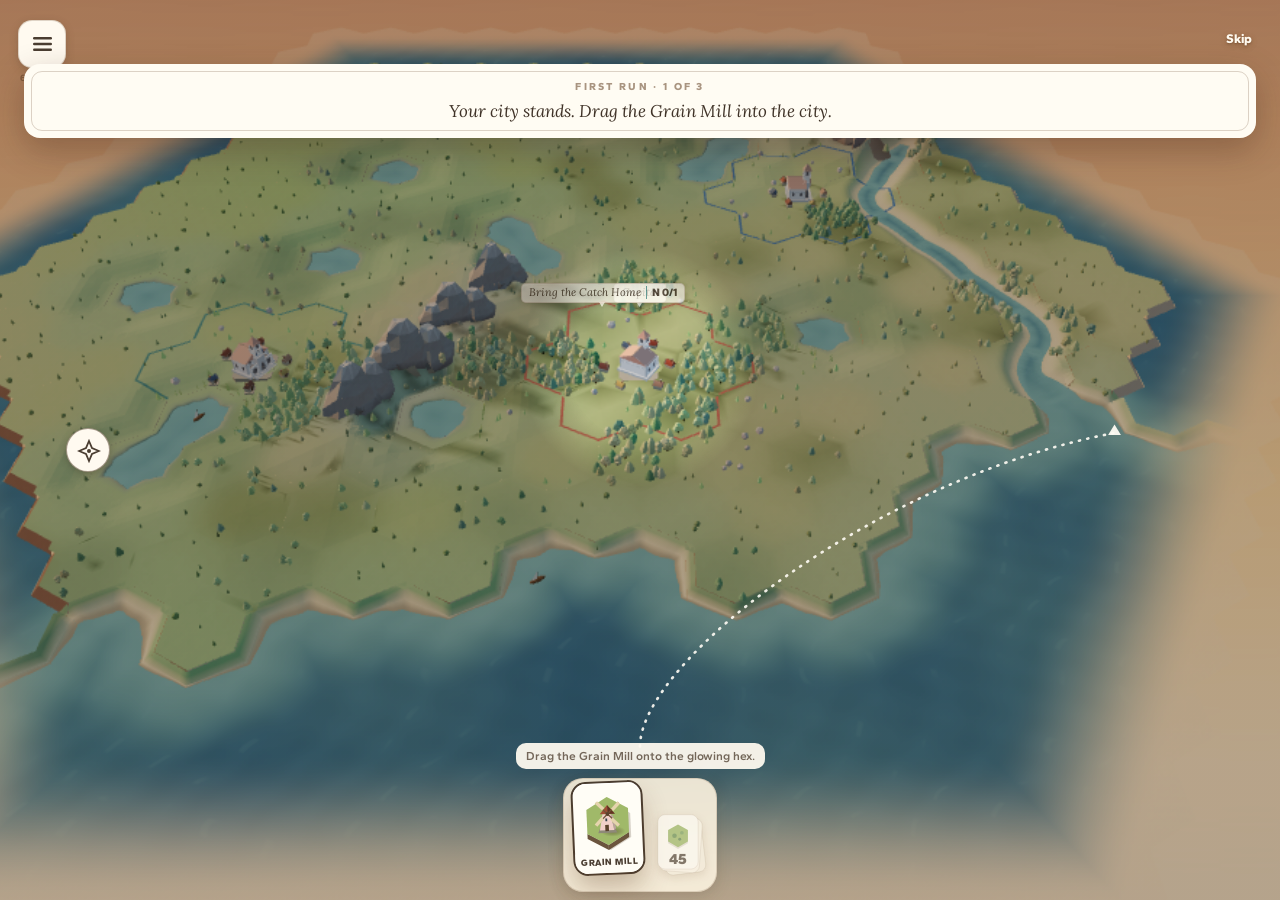
<file: index.html>
<!doctype html>
<html lang="en">
  <head>
    <meta charset="UTF-8" />
    <meta name="viewport" content="width=device-width, initial-scale=1.0, maximum-scale=1.0, user-scalable=no, viewport-fit=cover" />
    <title>Last Card</title>
    <meta name="description" content="A shrinking deck on a living board. One thumb. The last card saves the realm." />
    <!-- Install identity for the web build (public/manifest.webmanifest,
         public/icons/). Relative paths on purpose: the same dist serves a
         domain root and the GitHub Pages /last-card-play/ subpath (#397).
         The offline shell itself is src/ui/pwa.ts + the generated sw.js;
         the native Capacitor shell never registers it. -->
    <link rel="manifest" href="./manifest.webmanifest">
    <link rel="icon" type="image/svg+xml" href="./icons/icon.svg">
    <link rel="icon" type="image/png" sizes="192x192" href="./icons/icon-192.png">
    <link rel="apple-touch-icon" href="./icons/apple-touch-icon.png">
    <meta name="theme-color" content="#f9e8cf">
    <meta name="mobile-web-app-capable" content="yes">
    <meta name="apple-mobile-web-app-capable" content="yes">
    <meta name="apple-mobile-web-app-title" content="Last Card">
    <!-- black-translucent: the page already lays out under the notch and
         home indicator (viewport-fit=cover, env(safe-area-inset-*) in every
         fixed rule), so the standalone window gets the same full-height canvas. -->
    <meta name="apple-mobile-web-app-status-bar-style" content="black-translucent">
    <!-- #216: the faces are self-hosted (src/ui/fonts.css + src/ui/fonts/,
         font-display: swap). A cross-origin stylesheet here was render-blocking:
         with no network, first paint and the module script behind it waited for
         the request to fail (white for 5-15 s, the #212 airplane-mode frames).
         Fonts must never gate first paint — this sheet is same-origin and its
         faces swap in over the system fallback stack below. -->
    <!-- #354: the two Lora faces the placards are set in (the summary line's
         italic and its bold figures). A face is only fetched when text first
         lays out in it, and the end-of-run placard is that first text — so the
         redraw that measured it (main.ts insets(), the placard's band) saw a
         placard 7 px shorter than its settled height, and the board's mask
         ended 7 px under it. Preloaded, the faces land during the module graph's
         own seconds and the placard is measured at its final size on the first
         paint; main.ts re-measures once on document.fonts.ready in case they
         did not. Fonts still never gate first paint (#216). -->
    <link rel="preload" as="font" type="font/woff2" crossorigin href="./assets/lora-latin-italic-DBI-iqMr.woff2">
    <link rel="preload" as="font" type="font/woff2" crossorigin href="./assets/lora-latin-BiLcIKcI.woff2">
    <style>
      :root {
        --bg: #f9e8cf;
        --ink: #3f3227;
        --chip: #ffffff;
      }
      * { margin: 0; box-sizing: border-box; -webkit-tap-highlight-color: transparent; }
      html, body { height: 100%; width: 100%; overscroll-behavior: none; }
      body {
        margin: 0;
        background: transparent;
        color: var(--ink);
        font-family: 'Gantari', 'Avenir Next', system-ui, sans-serif;
        overflow: hidden;
        user-select: none;
        touch-action: manipulation;
        -webkit-font-smoothing: antialiased;
      }
      #app { position: relative; height: 100%; width: 100%; overflow: hidden; user-select: none; }
      #app, #app button, #app svg, #skills *, #hand *, #deck * {
        -webkit-user-select: none; user-select: none; -webkit-touch-callout: none;
      }
      #app textarea { -webkit-user-select: text; user-select: text; }
      #app.sky-noon { background: linear-gradient(178deg, #f9e8cf 0%, #f2dcbe 48%, #eccfab 100%); }
      #app.sky-dusk { background: linear-gradient(178deg, #e8b793 0%, #dd9d84 42%, #c97f79 100%); }
      /* #174: the industrial age's noon — same sky, smoke in it */
      #app.sky-era2 { background: linear-gradient(178deg, #ede0c4 0%, #dbc79f 48%, #c6af85 100%); }
      
      /* touch-action: none — the board's own drag IS the pan (CIT-8) */
      #board {
        position: absolute; inset: 0; width: 100%; height: 100%; display: block;
        touch-action: none;
        user-select: none;
        -webkit-user-select: none;
        -webkit-touch-callout: none;
      }
      #board text { font-family: 'Gantari', 'Avenir Next', system-ui, sans-serif; user-select: none; pointer-events: none; }

      /* #59: WebKit cannot composite an animated SVG child in isolation — any
         `animation: … infinite` inside #board invalidates and repaints the
         WHOLE board svg on every tick (measured: idle CPU 98–128% with only
         3–6 such nodes, vs. 0.2–0.4% with none; confirmed a single infinitely
         animated node alone still costs ~28% on this Mac, regardless of
         `will-change`). The card's own boundary allows this: "static art is
         acceptable, deleted art is not" — smoke, the legal ghost pulse and the
         tier-up glow keep their shapes and colors, they just stop being the
         thing that keeps the board's core busy at rest. */
      .smoke { opacity: 0.75; }

      .legal-pulse { opacity: 0.62; }

      /* #355 — ONE VOICE AT REST (compare #19: "the wharf HUD competes with a
         board that has no focal point"). The at-rest frame has one primary,
         the hand's playable card; every other piece of furniture sits a
         register down until it is the thing being decided, and comes back up
         on its own moment: the menu on press, the skill circle when a verb is
         armed, the deck when it can be bought from, the teaching lines when
         they answer an action, the quest badges when a quest is tapped. The
         register is a stylesheet fact keyed on a state main.ts already owns
         (`#skills.armed`, `#app.quest-focus`, `#cardhint.quiet`) — nothing
         is rebuilt per frame and no DOM is added. Measured by
         tests/hud_register.test.ts: mean |L - band| per element on x2 frames,
         loud at >= 40. */

      /* A visible, thumb-sized menu surface over the world. */
      #menu, .hexbtn {
        position: absolute; top: calc(20px + env(safe-area-inset-top)); left: calc(18px + env(safe-area-inset-left)); width: 48px; height: 48px; border: 0; padding: 0; cursor: pointer;
        background: #fffaf0;
        border: 1px solid rgba(97,62,32,.2); border-radius: 14px;
        box-shadow: 0 3px 10px rgba(50,35,20,.2);
        z-index: 5;
      }
      #menu .hexface, .hexbtn .hexface {
        display: flex; width: 100%; height: 100%; align-items: center; justify-content: center;
        border-radius: inherit;
        background: rgba(255,252,244,0);
        transition: background-color 160ms ease-out;
      }
      #menu svg, .hexbtn svg { width: 19px; height: 14px; display: block; }
      #menu rect, .hexbtn rect { fill: #4a3d31; transition: fill 160ms ease-out; }
      #menu:focus-visible { outline: 3px solid #4a3d31; outline-offset: 3px; }
      #menu:active, .hexbtn:active { transform: scale(0.95); }
      #menu:active .hexface, #menu:focus-visible .hexface { background: rgba(255,252,244,.95); }
      #menu:active rect, #menu:focus-visible rect { fill: #4a3d31; }
      @media (hover: hover) {
        #menu:hover .hexface { background: rgba(255,252,244,.95); }
        #menu:hover rect { fill: #4a3d31; }
      }

      /* Build Stamp */
      #stamp, .stamp {
        position: absolute; top: calc(72px + env(safe-area-inset-top)); left: calc(20px + env(safe-area-inset-left));
        font-size: 9.5px; font-weight: 700; font-family: 'Gantari', monospace;
        color: rgba(97,62,32,.5); pointer-events: none;
        letter-spacing: 0.3px;
      }
      #app.sky-dusk #stamp { color: rgba(255,250,240,.6); }

      /* #164: the FPS meter — exists only while the toggle is on */
      #fps {
        position: absolute; top: calc(84px + env(safe-area-inset-top)); left: calc(20px + env(safe-area-inset-left));
        font-size: 9.5px; font-weight: 700; font-family: 'Gantari', monospace;
        color: rgba(97,62,32,.55); pointer-events: none;
        font-variant-numeric: tabular-nums;
      }
      #app.sky-dusk #fps { color: rgba(255,250,240,.6); }

      /* #164/#197: the settings debug area */
      .debug-area {
        margin-top: 6px;
        padding: 6px 8px;
        border-radius: 8px;
        background: rgba(97, 62, 32, 0.06);
        font-family: ui-monospace, monospace;
        font-size: 10px;
        color: rgba(97, 62, 32, 0.65);
        text-align: center;
      }
      .diagnostic-fallback { width:100%; min-height:112px; margin-top:8px; resize:vertical; font:11px/1.35 monospace; }

      /* HUD */
      #hud, .hud {
        position: absolute; top: calc(20px + env(safe-area-inset-top)); right: calc(18px + env(safe-area-inset-right));
        display: flex; flex-direction: column; align-items: flex-end;
        pointer-events: none;
        z-index: 5;
      }
      #hud {
        padding: 9px 12px; border-radius: 15px;
        background: rgba(255,250,240,.96);
        border: 1px solid rgba(97,62,32,.16);
        box-shadow: 0 3px 10px rgba(50,35,20,.18);
      }
      #hud #ledger { background: none; border: 0; padding: 0; box-shadow: none; }
      #score, .score {
        font-size: 38px; font-weight: 900; line-height: 1; letter-spacing: -.02em;
        color: #3f3227;
        text-shadow: 0 1px 0 rgba(255,250,240,.4), 0 5px 16px rgba(97,62,32,.18);
        font-variant-numeric: tabular-nums;
      }
      /* #205 (reopened): the next-card track's home is the sheet — full width
         on the sheet card, label above the bar. */
      #reward { display: flex; flex-direction: column; align-items: stretch; gap: 5px; }
      #rewardbar, .rewardbar {
        width: 100%; height: 4px; border-radius: 2px;
        background: rgba(74,58,41,.25); overflow: hidden;
      }
      #rewardfill, .rewardbar i {
        display: block; height: 100%; width: 0%;
        background: #3f3227; border-radius: 2px;
      }
      #rewardfill.settled { transition: width 200ms ease-out; }
      #rewardlabel, .rewardlabel {
        font-size: 10px; font-weight: 800; letter-spacing: .03em;
        /* #216: pinned line-height — see .realm-flow-header. */
        line-height: 13px;
        color: #4a3d31;
      }
      #ledger, .ledgertag {
        display: flex; align-items: center; gap: 4px;
        margin-top: 4px; background: rgba(255,252,243,.92);
        border: 1.5px solid transparent; border-radius: 8px;
        padding: 2.5px 7px; box-shadow: 0 2px 6px rgba(97,62,32,.14);
        font-variant-numeric: tabular-nums;
      }
      #ledgericon, .coin {
        width: 13px; height: 13px; border-radius: 50%;
        background: radial-gradient(circle at 34% 30%, #f2d489, #d9a13f 58%, #a8752a);
        box-shadow: 0 1px 2px rgba(97,62,32,.4), inset 0 0 0 1.5px rgba(122,84,26,.55);
        flex: none; display: block;
      }
      #ledger { flex-wrap: wrap; max-width: 160px; }
      #ledgerbal, .ledgertag .bal { font-size: 15px; font-weight: 900; color: #3f3227; }
      #ledgernet, .ledgertag .net { font-size: 12px; font-weight: 900; color: #3f7a4e; }
      #ledgerwarn {
        display: none;
        flex-basis: 100%;
        font-size: 10px; font-weight: 700; font-style: italic;
        line-height: 1.25; color: #a8402c;
        padding-top: 2px;
      }
      #ledger.debt #ledgerwarn, #ledger.starved #ledgerwarn { display: block; }
      #ledger.falling #ledgernet { color: #b3543f; }
      #creditrunway {
        display: none; align-items: center; gap: 4px;
        min-width: 0; color: #a8402c;
      }
      #ledger.debt #creditrunway { display: flex; }
      #creditfraction {
        min-width: 31px; font-size: 10px; font-weight: 900; line-height: 13px;
        text-align: right; color: #a8402c; white-space: nowrap;
      }
      #credittrack {
        display: block; width: var(--credit-width, 7px); height: 7px;
        overflow: hidden; border: 1px solid rgba(168,64,44,.72); border-radius: 4px;
        background: repeating-linear-gradient(
          90deg,
          rgba(168,64,44,.09) 0,
          rgba(168,64,44,.09) calc(var(--credit-step, 7px) - 1px),
          rgba(168,64,44,.42) calc(var(--credit-step, 7px) - 1px),
          rgba(168,64,44,.42) var(--credit-step, 7px)
        );
        box-sizing: border-box;
      }
      #creditfill {
        display: block; height: 100%; width: 100%; transform-origin: left center;
        transform: scaleX(var(--credit-ratio, 1)); background: #d9a13f;
      }
      /* #61: `animation: alarmpulse … infinite` used to animate box-shadow
         itself — not a compositable property, so WebKit repainted the pill's
         shadow region every frame for as long as the player stayed in debt
         or locked (measured 32% all-WebKit CPU at rest on ?scenario=decay,
         vs 0.05% with a healthy ledger). A same-cost opacity pulse on a
         pseudo-element was tried and measured cheap but non-zero (~2%, and
         noisy up to ~3.4% on this rig) — the card's own boundary prefers
         "costs nothing" over "costs a little", and explicitly allows static
         alarm styling, so the glow is just static now. Red border, red
         numbers: still unmistakably in alarm, just not animated. */
      #ledger.pinned, #ledger.debt {
        background: rgba(255,246,238,.96);
        border-color: #b3543f;
        box-shadow: 0 2px 14px rgba(179,84,63,.55);
      }
      #ledger.pinned #ledgerbal, #ledger.pinned #ledgernet,
      #ledger.debt #ledgerbal, #ledger.debt #ledgernet {
        color: #a8402c;
      }
      @keyframes ledger-tick {
        0%   { transform: scale(1); }
        30%  { transform: scale(1.18); box-shadow: 0 4px 14px rgba(217,161,63,.55); }
        100% { transform: scale(1); }
      }
      #ledger.tick { animation: ledger-tick 520ms ease-out; }

      /* #257 — THE SKILL CIRCLE (the owner's ruling, 31 Aug 2026), replacing
         #231's left rail. The ruling: "on left side in a Quadrat [in C&C3]. We
         want the Same in a Circle left Side mid, no bar which Highlights them",
         and from the card, "Left Bar is blocking Sight."

         The BAR was the sight-blocker, not the buttons. So: the same verbs, the
         same contract, arranged on a CIRCLE at the board's left edge at mid
         height, as BARE round icons over the board — no rail, no panel, no
         reserved column. The container paints nothing and takes no pointer
         events; the board shows through around and between the icons and a tap
         in the gap reaches the map, which is the point of removing the rail.
         Geometry (the ring's radius, the slot angles) is main.ts's, beside the
         roster it lays out — this file styles one icon, not the arrangement. */
      #skills {
        position: absolute; left: 0; top: 0; bottom: 0; width: 100%;
        display: none; pointer-events: none; z-index: 5;
      }
      #skills.live { display: block; }
      #skills.placing-card { display: none; }
      #skills, #skills button { touch-action: none; }
      #skills .skill-hub {
        position: absolute; width: 44px; height: 44px; border-radius: 50%;
        border: 1px solid rgba(90,72,52,.55); background: #fffaf0; color: #4a3d31;
        box-shadow: 0 2px 7px rgba(45,32,20,.25); pointer-events: auto;
        display: grid; place-items: center; padding: 10px; cursor: pointer;
      }
      #skills .skill-hub svg { width: 24px; height: 24px; }
      #skills .skill-hub .cancel { display: none; font-size: 22px; line-height: 1; }
      #skills.choosing .skill-hub svg { display: none; }
      #skills.choosing .skill-hub .cancel { display: block; }
      /* One skill: a round face with its own frame, the way a C&C3 support
         power carries its own. That frame is the ICON's, not a bar behind the
         group — over grass or water the disc is what keeps the silhouette
         readable at x1 (roles/ui-developer.md's minimum step). */
      #skills .skill {
        position: absolute; appearance: none; padding: 0; cursor: pointer;
        width: 52px; height: 52px; border-radius: 50%;
        pointer-events: none;
        background: rgba(255,252,243,.94);
        border: 2px solid rgba(90,72,52,.55);
        box-shadow: 0 2px 7px rgba(45,32,20,.35);
        /* #355: the circle's at-rest register. Geometry (#257) and the
           cooldown count (#314) are untouched; only the weight moves. */
        opacity: 0; visibility: hidden;
        transform: translate(var(--yield-x, 0px), var(--yield-y, 0px)) scale(.36);
        transform-origin: 50% 50%;
        transition: transform 180ms cubic-bezier(0.77, 0, 0.175, 1), opacity 160ms ease-out;
      }
      #skills.choosing .skill, #skills:focus-within .skill {
        transform: translate(0, 0) scale(1);
        opacity: .85; visibility: visible; pointer-events: auto;
      }
      #skills .skill.hovered { opacity: 1; border-color: #2f2519; box-shadow: 0 0 0 3px #ffe7b4, 0 3px 10px rgba(45,32,20,.4); }
      #skills.armed .skill-hub { border: 2px solid #2f2519; box-shadow: 0 0 0 3px #ffe7b4; }
      #skills .skill:active { transform: scale(0.94); }
      /* The verb being decided — and, while any verb is armed, the whole
         circle, so the prices can be compared (`#skills.armed` is main.ts's). */
      #skills.armed .skill:not(.spent), #skills .skill:active, #skills .skill:focus-visible { opacity: 1; }
      @media (hover: hover) { #skills .skill:hover:not(.spent) { opacity: 1; } }
      /* The face is clipped into the disc; the price chip rides the rim OUTSIDE
         it, so the clip lives on a child rather than on the button. */
      #skills .skill .disc {
        position: absolute; inset: 0; border-radius: 50%; overflow: hidden;
        pointer-events: none;
      }
      #skills .skill .disc .face { display: block; width: 100%; height: 100%; }
      /* The price on the icon's face, C&C3's way: a coin chip on the rim.
         #355: at rest the chip is the disc's own cream with the ink stepped
         down — the number is still there to read, it just stops shouting;
         the dark chip (the full register) is what an armed circle wears. */
      #skills .skill .skill-price {
        position: absolute; right: -3px; bottom: -3px;
        min-width: 19px; height: 19px; padding: 0 3px; box-sizing: border-box;
        border-radius: 10px;
        background: rgba(255,252,243,.94); color: rgba(63,50,39,.82);
        border: 1px solid rgba(90,72,52,.4);
        display: flex; align-items: center; justify-content: center; gap: 2px;
        font-size: 11px; font-weight: 900; line-height: 1;
        font-variant-numeric: tabular-nums;
        box-shadow: 0 1px 2px rgba(30,20,12,.25);
        pointer-events: none;
        transition: background-color 160ms ease-out, color 160ms ease-out, border-color 160ms ease-out;
      }
      #skills.armed .skill .skill-price, #skills .skill:active .skill-price, #skills .skill:focus-visible .skill-price {
        background: #3f3227; color: #ffe9b8; border-color: #3f3227;
        box-shadow: 0 1px 3px rgba(30,20,12,.5);
      }
      @media (hover: hover) {
        #skills .skill:hover .skill-price {
          background: #3f3227; color: #ffe9b8; border-color: #3f3227;
          box-shadow: 0 1px 3px rgba(30,20,12,.5);
        }
      }
      #skills .skill .skill-price .coin { width: 9px; height: 9px; }
      /* The armed verb wears the selected card's outline, as the rail's did. */
      #skills .skill.armed { border-color: #2f2519; box-shadow: 0 0 0 3px rgba(255,236,190,.85), 0 2px 8px rgba(45,32,20,.45); }
      /* Spent / unaffordable: greys like the unplayable draft card, and still
         answers a tap with its reason (#231's contract, unchanged). */
      #skills .skill.spent { opacity: 0.45; filter: grayscale(35%); cursor: not-allowed; }
      #skills .skill.spent:active { transform: none; }
      /* #314 — remaining turns live IN the disc, quest-chip language (cream
         pill, Gantari 900, ink #3f3227). Core owns the number
         (`actionCooldownRemaining`); this only paints it. Opacity/filter on
         .spent would fade the count, so cooling restores the button and greys
         the FACE instead — unavailable before the tap, count still glanceable
         at x1 (22px in a 52px disc). */
      #skills .skill.cooling {
        opacity: .7;
        filter: none;
        cursor: not-allowed;
        border-color: rgba(90,72,52,.38);
      }
      #skills .skill.cooling .disc {
        opacity: 0.4;
        filter: grayscale(85%);
      }
      /* #303 — the verb coming OFF cooldown: the disc un-greys and the price
         chip returns, once, on the paint where main.ts sees cooling → ready
         (`.ready` is gated on that transition; a rebuild inside the window
         resumes via --ready-delay rather than replaying). Opacity and
         transform only; the grayscale simply drops with the .cooling class. */
      @keyframes skill-ready-disc {
        from { opacity: 0.4; }
        to   { opacity: 1; }
      }
      @keyframes skill-ready-chip {
        from { opacity: 0; transform: translateY(4px); }
        to   { opacity: 1; transform: translateY(0); }
      }
      #skills .skill.ready .disc {
        animation: skill-ready-disc 200ms cubic-bezier(0.23, 1, 0.32, 1) both;
        animation-delay: var(--ready-delay, 0ms);
      }
      #skills .skill.ready .skill-price {
        animation: skill-ready-chip 200ms cubic-bezier(0.23, 1, 0.32, 1) both;
        animation-delay: var(--ready-delay, 0ms);
      }
      #skills .skill .skill-count {
        position: absolute; left: 50%; top: 50%;
        transform: translate(-50%, -50%);
        min-width: 28px; height: 28px; padding: 0 5px;
        border-radius: 8px;
        background: rgba(255,253,246,0.96);
        color: #3f3227;
        border: 0.9px solid rgba(97,62,32,0.22);
        box-shadow: 0 1px 0 rgba(60,40,20,0.18);
        display: flex; align-items: center; justify-content: center;
        font-family: 'Gantari', sans-serif;
        font-size: 22px; font-weight: 900; line-height: 1;
        font-variant-numeric: tabular-nums;
        pointer-events: none;
      }
      /* #370 — ONE PLACARD PER SETTLEMENT, IN THE HUD'S OWN PAPER.
         The painter (painter3d.ts `settlementPlacard`) inlines the projection
         and nothing else; everything the eye reads is here, so the board's one
         piece of writing is set in the same register as the end-of-run placard
         below — the same cream (#fffcf3, carried at the register's own alpha),
         the hairline brown frame, ink #3f3227, Lora italic. It hangs off its
         anchor (`translate(-50%,-100%)`), so the point
         the painter projects is the card's bottom edge and the stem below it
         points back down at the landmark; the hex centre stays clear.
         WHICH placards stand at rest is here too: `data-rest` (the capital and
         the quest anchors) shows always, every other settlement waits for a
         held card, a pressed hex or a hovering mouse — `#app.placards-open`,
         main.ts's one owner of that moment. `visibility` rather than `display`
         so every card keeps its box and main.ts's collision pass can place them
         all at the settled frame, before any of them is asked for. */
      #board3d-labels .placard3d {
        position: absolute;
        transform: translate(-50%, -100%);
        display: flex; align-items: baseline; gap: 5px;
        padding: 2px 7px 3px;
        border-radius: 5px;
        background: rgba(255, 252, 243, 0.88);
        border: 0.9px solid rgba(97, 62, 32, 0.22);
        box-shadow: 0 2px 6px rgba(60, 40, 20, 0.2);
        white-space: nowrap;
        pointer-events: none;
        visibility: hidden;
        opacity: 0;
        transition: opacity 140ms ease-out;
      }
      #board3d-labels { z-index: 1; }
      #board3d-labels .placard3d[data-quest-id] {
        pointer-events: auto; touch-action: none; cursor: pointer;
        -webkit-user-select: none; user-select: none; -webkit-touch-callout: none;
      }
      #board3d-labels .placard3d[data-quest-id]:focus-visible { outline: 2px solid #4a3d31; outline-offset: 3px; }
      /* the stem back down to the landmark the card names */
      #board3d-labels .placard3d::after {
        content: ''; position: absolute; left: calc(50% + var(--stem-dx, 0px)); top: 100%;
        margin-left: -3.5px;
        border-left: 3.5px solid transparent;
        border-right: 3.5px solid transparent;
        border-top: 5px solid rgba(255, 252, 243, 0.88);
      }
      #board3d-labels .placard3d.has-leader::before {
        content: ''; position: absolute;
        left: calc(50% + var(--stem-dx)); top: 100%;
        width: var(--leader-length); height: 1px;
        background: rgba(97, 62, 32, .55);
        transform-origin: 0 0; transform: rotate(var(--leader-angle));
      }
      #board3d-labels .placard3d.has-leader::after {
        left: calc(50% + var(--anchor-dx)); top: calc(100% + var(--anchor-dy));
        width: 3px; height: 3px; margin: -1.5px; border: 0; border-radius: 50%;
        background: rgba(97, 62, 32, .7);
      }
      /* #355's register, moved up to the card that now carries the quest pill:
         a free-standing pill was the unit before, the placard is the unit now,
         and a mark on the landscape stands a step down until the player asks
         for it — by tapping its quest (`#app.quest-focus`) or by any of the
         three asks in `#app.placards-open`. */
      #board3d-labels .placard3d[data-rest] { visibility: visible; opacity: .82; }
      #app.quest-focus #board3d-labels .placard3d[data-rest] { opacity: 1; }
      #app.placards-open #board3d-labels .placard3d { visibility: visible; opacity: 1; }
      #board3d-labels .placard3d[data-offscreen] { display: none; }
      #board3d-labels .placard3d .tile-label3d {
        font-family: 'Lora', Georgia, serif; font-style: italic;
        font-size: 11px; line-height: 13px; color: #3f3227;
      }
      #board3d-labels .placard3d .quest-badge3d {
        font-size: 11px; line-height: 13px; font-weight: 800;
        font-variant-numeric: tabular-nums; color: #3f3227;
        padding-left: 5px;
        border-left: 1px solid var(--quest-ink, rgba(97, 62, 32, 0.3));
      }
      #board3d-labels .placard3d .supply-badge3d {
        font-size: 11px; line-height: 13px; font-weight: 700;
        color: #805125; padding-left: 5px;
        border-left: 1px solid rgba(128, 81, 37, .35);
      }
      @media (prefers-reduced-motion: reduce) {
        #board3d-labels .placard3d { transition: none; }
      }

      /* #216: an inline-block icon inside the text span rode the strut's
         baseline, which is font-metric dependent — the row changed height when
         the face swapped in. As a flex item it leaves the line box entirely. */
      .flow-kind-row .kind-name { display: inline-flex; align-items: center; }
      .flow-kind-row .res-icon { width: 14px; height: 14px; display: block; flex: none; margin-right: 4px; }
      .flow-kind-row .coin { margin-right: 4px; }

      /* The cream HUD variant died with #205's reopen: it existed only to keep
         the reward track legible over the dusk sky, and the track's home is
         the sheet now. */

      /* Deck Stack */
      #deck, .deckstack {
        position: absolute; right: calc(10px + env(safe-area-inset-right)); bottom: calc(16px + env(safe-area-inset-bottom)); width: 64px; height: 88px;
        pointer-events: none; z-index: 7;
        filter: drop-shadow(0 3px 5px rgba(97,62,32,.22));
        display: flex;
        /* #355: a count, not a decision — until it can be bought from. */
        opacity: .62;
        transition: opacity 160ms ease-out;
      }
      #carddock #deck {
        position: relative; inset: auto; width: 56px; height: 84px; flex: none;
      }
      #deck.buyable {
        pointer-events: auto;
        cursor: pointer;
        opacity: 1;
      }
      #deck svg, .deckstack svg { width: 100%; height: 100%; overflow: visible; display: block; }
      @keyframes deck-tick {
        0%   { transform: scale(1); }
        30%  { transform: scale(1.2); }
        100% { transform: scale(1); }
      }
      #deck.tick { animation: deck-tick 480ms ease-out; }

      /* #470: deployment state, not HUD chrome. It remains fixed while the
         tray yields and clears the phone's home-indicator safe area. */
      #build-update {
        position: absolute;
        left: calc(14px + env(safe-area-inset-left));
        right: calc(14px + env(safe-area-inset-right));
        bottom: calc(126px + env(safe-area-inset-bottom));
        z-index: 24;
        display: none;
        align-items: center;
        justify-content: space-between;
        gap: 12px;
        max-width: 430px;
        margin: 0 auto;
        padding: 10px 10px 10px 14px;
        border: 1px solid rgba(255, 252, 243, .48);
        border-radius: 14px;
        background: #3f3227;
        color: #fffaf0;
        box-shadow: 0 8px 24px rgba(38, 25, 17, .3);
        pointer-events: auto;
      }
      #build-update.visible { display: flex; }
      #build-update-message { font-size: 13px; line-height: 1.25; font-weight: 750; }
      #build-update-reload {
        appearance: none; border: 0; border-radius: 10px; min-width: 88px;
        min-height: 44px; padding: 0 15px; cursor: pointer;
        background: #fffaf0; color: #3f3227; font: 800 14px 'Gantari', sans-serif;
      }

      @keyframes card-earn {
        0%   { transform: translateY(0) scale(1); }
        30%  { transform: translateY(-10px) scale(1.08); }
        100% { transform: translateY(0) scale(1); }
      }
      .card.earned { animation: card-earn 520ms ease-out; }

      /* Tray and Hand */
      #tray, .tray {
        position: absolute; left: 0; right: 0; bottom: 0;
        padding: 10px calc(14px + env(safe-area-inset-right)) calc(20px + env(safe-area-inset-bottom)) calc(14px + env(safe-area-inset-left));
        display: flex; flex-direction: column; align-items: center; gap: 9px;
        background: transparent;
        pointer-events: none;
        z-index: 6;
        transform: translateY(var(--tray-yield, 0px));
        transition: transform 180ms cubic-bezier(0.77, 0, 0.175, 1);
      }
      #app.hud-engaged #tray { transform: translateY(0); }
      #carddock {
        display: flex; align-items: flex-end; gap: 8px; padding: 14px 10px 8px;
        pointer-events: auto;
        border-radius: 20px; background: rgba(250,240,222,.92);
        border: 1px solid rgba(97,62,32,.16);
        box-shadow: 0 4px 16px rgba(50,35,20,.16);
      }
      #hand, #burn { pointer-events: auto; }
      #cardhint, #cardnote {
        padding: 5px 10px; border-radius: 10px;
        background: rgba(255,250,240,.94);
      }
      @media (max-width: 359px) {
        #hand { gap: 6px; }
        #hand .card { width: 60px; }
        #carddock { gap: 4px; padding-inline: 7px; }
        #carddock #deck { width: 48px; }
      }
      #cardhint, #cardnote, .teach {
        font-size: 12px; line-height: 1.35; font-weight: 600; color: rgba(74,58,41,.75);
        text-align: center; max-width: 300px;
      }
      /* #355: the catalogue's teaching and the opening drag hint sit a
         register down; a line that ANSWERS something (a refused drop, a
         strike, a tapped quest, a locked draft, the coach) keeps the full
         register above. main.ts's redrawTeaching says which is which. */
      #cardhint.quiet, #cardnote.quiet {
        font-size: 11px; color: #5f4936;
      }
      #cardhint:empty, #cardnote:empty { display: none; }
      #hand, .hand { display: flex; gap: 12px; touch-action: none; align-items: flex-end; }
      .card, .slab {
        width: 68px; height: 90px; border-radius: 13px; background: #fffdf6; position: relative;
        box-shadow: 0 1px 0 rgba(255,255,255,.9) inset, 0 5px 12px rgba(97,62,32,.22), 0 0 0 1px rgba(97,62,32,.10);
        display: flex; flex-direction: column; overflow: hidden; cursor: pointer;
        touch-action: none;
        transition: transform 120ms ease-out, box-shadow 120ms ease-out;
      }
      /* #355: in the hand, the selected card is the one primary; the others
         wait a step smaller (touch box stays 64x85, over the 44 floor). */
      #hand .card:not(.selected):not(.flying) { transform: scale(0.94); transform-origin: 50% 100%; }
      .card.selected, .slab.sel {
        transform: translateY(-10px) rotate(-2.5deg);
        box-shadow: 0 1px 0 rgba(255,255,255,.9) inset, 0 14px 26px rgba(97,62,32,.32), 0 0 0 2px #4a3d31;
      }
      .card.unplayable, .slab.unplayable {
        opacity: 0.45; filter: grayscale(30%); cursor: not-allowed;
      }
      .flying-tile.illegal {
        opacity: 0.48;
        filter: grayscale(0.7) drop-shadow(0 8px 10px rgba(116, 28, 22, 0.42)) !important;
      }
      .card.lifted, .slab.lifted {
        border: 1.5px dashed rgba(74,58,41,0.35); background: rgba(255,253,246,0.35); box-sizing: border-box;
        box-shadow: none;
      }
      .card.lifted *, .slab.lifted * { display: none; }
      .card.flying {
        position: fixed; left: 0; top: 0; z-index: 10;
        pointer-events: none;
        box-shadow: 0 14px 28px rgba(50, 35, 20, 0.35);
        transform: rotate(-3deg) scale(1.05);
      }
      .card .face, .card .art, .slab .art { flex: 1; display: block; width: 100%; height: auto; }
      .card .label, .card .name, .slab .name {
        font-size: 9.3px; font-weight: 800; letter-spacing: .03em; text-transform: uppercase; color: #4a3d31;
        /* #216: pinned line-height — `normal` is font-metric dependent, so the
           label moved 1 css px when the face swapped in over the fallback. */
        line-height: 11px;
        text-align: center; padding: 3px 1px 6px; background: #fffdf6; white-space: nowrap; overflow: hidden; text-overflow: ellipsis;
      }
      .card.locked, .slab.locked {
        background: #f4ebd8;
        box-shadow: 0 1px 0 rgba(255,255,255,.9) inset, 0 2px 6px rgba(97,62,32,.18), 0 0 0 1.5px rgba(63,50,39,.5);
      }
      .card.locked .label, .card.locked .name, .slab.locked .name {
        background: #f4ebd8;
        color: #4a3d31;
        padding: 3px 1px 6px;
      }
      .locked-banner, .card-locked-header {
        position: static;
        background: #3f3227; color: #f8ecd8;
        font-size: 8px; font-weight: 800; letter-spacing: .18em;
        padding: 3px 0 2px; text-align: center; text-transform: uppercase;
      }

      /* #303 proposal 3 — decay/war lock into the draft. card-earn's mirror:
         heavier, settling downward rather than bouncing up — no overshoot,
         ease-in instead of ease-out, the "bad news lands and stays" read. */
      @keyframes card-locked-in {
        0%   { opacity: 0; transform: translateY(-8px); }
        100% { opacity: 1; transform: translateY(0); }
      }
      .card.locked-in { animation: card-locked-in 420ms ease-in; }

      /* #71: Idle Producers & Want Marks */
      #board g.tile.idle {
        opacity: 0.58;
      }
      .want-mark, .construction-stakes {
        pointer-events: none;
      }

      /* Board Gains & Animations */
      @keyframes gain-rise {
        0%   { opacity: 0; transform: translateY(6px) scale(0.9); }
        18%  { opacity: 1; transform: translateY(0) scale(1); }
        100% { opacity: 0; transform: translateY(-22px) scale(1); }
      }
      #board .gain { animation: gain-rise 900ms ease-out forwards; }

      /* #369: the same landing as the 3D painter's, in the form CSS can carry —
         an 8-unit drop on the shared ease-out over 300 of the 380 ms, then the
         1.03 overshoot leaving over the last 80. render.ts's LAND_MS,
         LAND_DROP_MS, LAND_RISE and LAND_OVERSHOOT are the owners of these
         numbers and painter.test.ts holds this rule to them. */
      @keyframes tile-land {
        0%     { transform: translateY(-8px) scale(1); opacity: 0.35;
                 animation-timing-function: cubic-bezier(0.23, 1, 0.32, 1); }
        78.94% { transform: translateY(0) scale(1); opacity: 1;
                 animation-timing-function: linear; }
        78.95% { transform: translateY(0) scale(1.03); opacity: 1;
                 animation-timing-function: cubic-bezier(0.23, 1, 0.32, 1); }
        100%   { transform: translateY(0) scale(1); opacity: 1; }
      }
      #board g.tile.land {
        transform-box: fill-box; transform-origin: center;
        animation: tile-land 380ms linear both;
      }

      @keyframes term-show {
        0%   { opacity: 0; }
        16%  { opacity: 1; }
        70%  { opacity: 1; }
        100% { opacity: 0; }
      }
      #board .term { animation: term-show 900ms ease-out forwards; }

      /* Run Menu Sheet */
      #sheet, .scrim {
        position: absolute; inset: 0; display: none; z-index: 8;
        align-items: flex-end; justify-content: center;
        padding: env(safe-area-inset-top) calc(16px + env(safe-area-inset-right)) calc(20px + env(safe-area-inset-bottom)) calc(16px + env(safe-area-inset-left));
        background: rgba(59, 42, 28, 0.38);
      }
      #sheet.open { display: flex; }
      #sheetcard, .sheet {
        width: 100%; max-width: 352px;
        background: #fffcf3; border-radius: 20px;
        padding: 12px; display: flex; flex-direction: column; gap: 8px;
        box-shadow: 0 14px 40px rgba(50, 28, 16, 0.4);
      }
      #sheetcard { max-height: 100%; overflow-y: auto; overscroll-behavior: contain; }
      #sheetcard > * { flex-shrink: 0; }
      #sheetcard button, .sheet button {
        appearance: none; border: 0; cursor: pointer; font: inherit;
        width: 100%; height: 50px; border-radius: 12px;
        font-size: 16px; font-weight: 800; font-family: 'Gantari', sans-serif;
        background: #f3e8d3; color: #3f3227;
      }
      #sheetcard #resume, #sheetcard button.primary, .sheet button.primary { background: #3f3227; color: #f8ecd8; }
      #sheetcard button:active, .sheet button:active { transform: scale(0.985); }
      #cameracontrols { display: grid; grid-template-columns: 1fr 1.25fr 1fr; gap: 6px; }
      #sheetcard #cameracontrols button { min-height: 44px; font-size: 14px; }

      /* #71: Realm Flow Readout */
      .realm-flow {
        background: #f4ebd8;
        border-radius: 14px;
        padding: 10px 12px;
        display: flex;
        flex-direction: column;
        gap: 6px;
        border: 1px solid rgba(97, 62, 32, 0.12);
      }
      .realm-flow-header {
        display: flex;
        justify-content: space-between;
        align-items: center;
        font-size: 10px;
        /* #216: pinned line-height — `normal` is font-metric dependent, so the
           row changed height when the face swapped in over the fallback. */
        line-height: 13px;
        font-weight: 800;
        letter-spacing: .12em;
        text-transform: uppercase;
        color: rgba(97, 62, 32, 0.6);
      }
      .realm-flow-status.warn {
        color: #b3543f;
      }
      .realm-flow-grid {
        display: flex;
        flex-direction: column;
        gap: 4px;
      }
      .flow-kind-row {
        display: flex;
        justify-content: space-between;
        font-size: 12px;
        /* #216: pinned line-height — `normal` is font-metric dependent, so the
           row changed height when the face swapped in over the fallback. */
        line-height: 15px;
        font-weight: 700;
        color: #3f3227;
        font-variant-numeric: tabular-nums;
      }
      .flow-kind-row.short .short-val {
        color: #b3543f;
        font-weight: 800;
      }

      /* Museum Gallery Sheet (#40) */
      #museumsheet.open { display: flex; }
      #museumcard {
        max-height: 80vh;
        padding: 16px 14px 14px;
      }
      #app.museum-open #tray, #app.museum-open #deck { visibility: hidden; }
      .museum-header {
        text-align: center;
        padding: 2px 0 8px;
        border-bottom: 1px solid rgba(97, 62, 32, 0.12);
      }
      .museum-over {
        font-size: 10px;
        font-weight: 800;
        letter-spacing: .22em;
        text-transform: uppercase;
        /* #466: the player-facing eyebrow reads at AA (about 4.9:1 on the
           sheet's cream) rather than the 3.2:1 whisper the judge measured. */
        color: rgba(97, 62, 32, 0.78);
      }
      .museum-heading {
        font-family: 'Lora', Georgia, serif;
        font-style: italic;
        font-size: 20px;
        font-weight: 700;
        color: #3f3227;
        margin-top: 2px;
      }
      .museum-list {
        display: flex;
        flex-direction: column;
        gap: 8px;
        max-height: 52vh;
        overflow-y: auto;
        padding: 6px 2px;
        -webkit-overflow-scrolling: touch;
      }
      .museum-entry {
        background: #fffdf6;
        border: 1px solid rgba(97, 62, 32, 0.14);
        border-radius: 14px;
        padding: 10px 12px;
        display: flex;
        align-items: center;
        gap: 12px;
        cursor: pointer;
        box-shadow: 0 2px 6px rgba(97, 62, 32, 0.08);
        transition: transform 120ms ease-out, box-shadow 120ms ease-out;
      }
      .museum-entry:active {
        transform: scale(0.985);
      }
      /* #175: era-correct frames — a kept realm wears its age. Era 1 keeps the
         parchment card; era 2 takes the industrial frame (soot border, khaki
         wash, steel-dark thumb) that the era-2 board itself wears (#174). */
      .museum-entry.museum-era-2 {
        background: #f3ecdc;
        border-color: rgba(74, 64, 50, 0.38);
        box-shadow: 0 2px 6px rgba(60, 52, 40, 0.16), inset 0 1px 0 rgba(255, 253, 246, 0.6);
      }
      .museum-entry.museum-era-2 .museum-thumb {
        background: linear-gradient(135deg, #c9b98e 0%, #7d7256 100%);
        box-shadow: inset 0 0 0 1px rgba(60, 52, 40, 0.3);
      }
      .museum-entry.museum-era-2 .museum-seed-line {
        color: rgba(74, 64, 50, 0.78);
      }
      .museum-thumb {
        width: 44px;
        height: 44px;
        border-radius: 10px;
        background: linear-gradient(135deg, #f2dcbe 0%, #dd9d84 100%);
        display: flex;
        align-items: center;
        justify-content: center;
        flex-shrink: 0;
        box-shadow: inset 0 0 0 1px rgba(97, 62, 32, 0.15);
      }
      .museum-thumb svg {
        width: 26px;
        height: 26px;
      }
      .museum-info {
        flex: 1;
        display: flex;
        flex-direction: column;
        gap: 2px;
        min-width: 0;
      }
      .museum-seed-line {
        font-size: 10.5px;
        font-weight: 800;
        letter-spacing: .04em;
        text-transform: uppercase;
        color: rgba(97, 62, 32, 0.78);
        display: flex;
        align-items: center;
        justify-content: space-between;
      }
      .museum-score-line {
        font-size: 14px;
        font-weight: 800;
        color: #3f3227;
        font-variant-numeric: tabular-nums;
      }
      .museum-score-line b {
        font-size: 17px;
        font-weight: 900;
      }
      .museum-ending {
        /* #175: the ending is the entry's epitaph, set like the museum's own
           heading — not a metadata whisper. */
        font-family: 'Lora', Georgia, serif;
        font-style: italic;
        font-size: 11.5px;
        font-weight: 600;
        color: rgba(63, 50, 39, 0.78);
      }
      .museum-empty {
        text-align: center;
        padding: 28px 16px;
        font-family: 'Lora', Georgia, serif;
        font-style: italic;
        font-size: 15px;
        color: rgba(74, 58, 41, 0.7);
      }

      /* Placards: End of Run, TierUp, FirstRun */
      .placard, #overcard, #tierupcard {
        pointer-events: auto; width: 100%; max-width: 342px; position: relative;
        background: #fffcf3; border-radius: 16px;
        padding: 20px 22px 18px; text-align: center;
        display: flex; flex-direction: column; align-items: center;
        box-shadow: 0 12px 34px rgba(60, 30, 20, 0.35);
      }
      .placard .frameline, #overcard .frameline, #tierupcard .frameline, #coachcard .frameline {
        position: absolute; inset: 7px;
        border: 1px solid rgba(97, 62, 32, 0.22); border-radius: 11px;
        pointer-events: none;
      }
      .placard .over, #overtitle, #tieruptitle, #coachtitle {
        font-size: 10.5px; font-weight: 800; letter-spacing: .22em;
        text-transform: uppercase; color: rgba(97, 62, 32, 0.55);
      }
      .placard .line, #oversummary, #tierupsummary, #coachline {
        font-family: 'Lora', Georgia, serif; font-style: italic; font-size: 17px;
        color: #3f3227; margin: 8px 0 2px; text-wrap: balance;
      }
      /* FirstRun artboard: the coach line carries margin-top 7px only */
      #coachline { margin: 7px 0 0; }
      .placard .line b, #oversummary b, #tierupsummary b {
        font-style: normal; font-weight: 700; font-size: 26px; letter-spacing: -.01em;
      }
      #tierupsub {
        font-size: 10.5px; font-weight: 800; letter-spacing: .06em;
        color: #5f4936; margin-top: 6px;
      }
      .placard .rule, #overcard .rule, #tierupcard .rule {
        width: 52px; height: 1px; background: rgba(97, 62, 32, 0.3);
        margin: 11px auto 13px;
      }
      .btn-ink, #newrun, #tierupcontinue {
        appearance: none; border: 0; cursor: pointer; font: inherit;
        background: #3f3227; color: #f8ecd8;
        font-size: 16px; font-weight: 800; font-family: 'Gantari', sans-serif;
        border-radius: 12px; height: 48px; min-width: 170px; padding: 0 24px;
      }
      .btn-ink:active, #newrun:active, #tierupcontinue:active { transform: scale(0.985); }

      #over, #tierup {
        position: absolute; left: calc(24px + env(safe-area-inset-left)); right: calc(24px + env(safe-area-inset-right)); bottom: calc(26px + env(safe-area-inset-bottom)); display: none;
        justify-content: center; pointer-events: none;
        z-index: 7;
      }

      /* FirstRun Coach */
      /* Pause teaching furniture while the player reads a menu or detail.
         Visibility preserves its current step and resumes it on dismissal. */
      #app:is(.menu-open, .museum-open, .peek-open) #firstruncoach {
        visibility: hidden;
        pointer-events: none;
      }
      #coachcard {
        position: absolute; left: calc(24px + env(safe-area-inset-left)); right: calc(24px + env(safe-area-inset-right)); top: calc(64px + env(safe-area-inset-top));
        background: #fffcf3; border-radius: 16px; padding: 16px 18px; text-align: center;
        box-shadow: 0 12px 34px rgba(60,30,20,.3); z-index: 8;
      }
      #coachskip {
        position: absolute; top: calc(16.5px + env(safe-area-inset-top)); right: calc(19px + env(safe-area-inset-right));
        min-width: 44px; min-height: 44px;
        display: inline-flex; align-items: center; justify-content: center;
        font-size: 13px; font-weight: 800; color: #fffaf0;
        text-shadow: 0 1px 2px rgba(97,62,32,.5), 0 2px 6px rgba(97,62,32,.3);
        background: transparent; border: 0; cursor: pointer; font-family: inherit;
        z-index: 9;
      }
      #spotlight {
        position: absolute; inset: 0; pointer-events: none; z-index: 4;
      }

      /* TierUp Capacity Tooltip */
      /* The chip is the city rise's board sentence (growth_feedback.ts): it
         holds a beat over the gold hex while the hand stays in play, then
         leaves the way it came. Opacity only, so the exit fade never fights
         the entrance keyframe's transform. */
      #tierupcapacity {
        position: absolute; inset: 0; pointer-events: none; z-index: 7;
        transition: opacity 220ms cubic-bezier(0.23, 1, 0.32, 1);
      }
      #tierupcapacity.leaving { opacity: 0; }
      #tierupchip {
        position: absolute; left: 150px; top: 292px; min-width: 90px; width: max-content;
        background: rgba(255,252,243,.96); border-radius: 10px; padding: 6px 10px; text-align: center;
        box-shadow: 0 3px 10px rgba(97,62,32,.25);
      }
      #tieruprise {
        font-size: 9.5px; font-weight: 800; letter-spacing: .14em; text-transform: uppercase;
        color: #7a5a3a; margin-bottom: 1px;
      }
      #tieruprise:empty { display: none; }
      #tierupcapcount {
        font-size: 15px; font-weight: 900; color: #3f3227; font-variant-numeric: tabular-nums;
      }
      #tierupchip .caplabel {
        font-size: 9px; font-weight: 800; letter-spacing: .08em; text-transform: uppercase; color: rgba(74,58,41,.6);
      }
      #tieruptri {
        position: absolute; left: 191px; top: 332px; width: 8px; height: 8px;
        background: rgba(255,252,243,.96); transform: rotate(45deg);
      }

      /* #110: Long-press peek overlay on city/settlement */
      #peekoverlay {
        position: absolute;
        z-index: 15;
        width: 240px;
        background: rgba(255, 252, 243, 0.98);
        border: 1px solid rgba(97, 62, 32, 0.2);
        border-radius: 14px;
        padding: 10px 12px;
        box-shadow: 0 8px 24px rgba(60, 30, 20, 0.28);
        pointer-events: none;
        display: flex;
        flex-direction: column;
        gap: 6px;
        font-family: 'Gantari', sans-serif;
        color: #3f3227;
      }
      .peek-header {
        display: flex;
        justify-content: space-between;
        align-items: center;
        border-bottom: 1px solid rgba(97, 62, 32, 0.12);
        padding-bottom: 4px;
      }
      .peek-title {
        font-size: 13px;
        font-weight: 900;
        color: #3f3227;
      }
      .peek-tier {
        font-size: 10px;
        font-weight: 800;
        letter-spacing: .08em;
        text-transform: uppercase;
        color: rgba(97, 62, 32, 0.65);
        margin-left: 4px;
      }
      .peek-badge {
        font-size: 9.5px;
        font-weight: 800;
        letter-spacing: .06em;
        text-transform: uppercase;
        padding: 2px 6px;
        border-radius: 6px;
      }
      .peek-badge.linked {
        background: rgba(84, 140, 53, 0.15);
        color: #3f7a4e;
      }
      .peek-badge.unlinked {
        background: rgba(179, 84, 63, 0.15);
        color: #b3543f;
      }
      .peek-badge.neutral {
        background: rgba(97, 62, 32, 0.12);
        color: #5c4430;
      }
      .peek-badge.warn {
        background: rgba(179, 84, 63, 0.15);
        color: #b3543f;
      }
      .peek-row {
        display: flex;
        justify-content: space-between;
        align-items: center;
        font-size: 11.5px;
        font-weight: 700;
      }
      #peekoverlay[data-quest-id] .peek-row { align-items: flex-start; gap: 10px; }
      #peekoverlay[data-quest-id] .peek-label { flex: none; }
      #peekoverlay[data-quest-id] .peek-val { text-align: right; }
      .peek-label {
        color: rgba(97, 62, 32, 0.7);
      }
      .peek-val {
        color: #3f3227;
        font-weight: 800;
        font-variant-numeric: tabular-nums;
      }
      .peek-buildings {
        display: flex;
        flex-direction: column;
        gap: 3px;
        background: rgba(244, 235, 216, 0.6);
        border-radius: 8px;
        padding: 5px 7px;
        margin: 2px 0;
      }
      .peek-building-item {
        display: flex;
        justify-content: space-between;
        align-items: center;
        font-size: 11px;
        font-weight: 700;
      }
      .peek-building-item.starved {
        color: #b3543f;
      }
      .peek-building-item.starved .peek-building-name::after {
        content: ' (starved)';
        font-size: 9px;
        font-weight: 800;
      }
      .peek-building-item.idle {
        color: rgba(97, 62, 32, 0.6);
      }
      .peek-building-item.idle .peek-building-name::after {
        content: ' (idle)';
        font-size: 9px;
        font-weight: 800;
      }
      .peek-demand {
        margin-top: 2px;
        padding: 4px 6px;
        border-radius: 8px;
        background: #f4ebd8;
        font-size: 11px;
        font-weight: 800;
        text-align: center;
      }
      .peek-demand.fed {
        color: #3f7a4e;
      }
      .peek-demand.unfed {
        color: #b3543f;
        background: rgba(255, 246, 238, 0.96);
        border: 1px solid rgba(179, 84, 63, 0.3);
      }
      .peek-demand.neutral {
        color: #5c4430;
        background: rgba(244, 235, 216, 0.6);
      }
      /* #177: the hex's history in its peek */
      .peek-history {
        margin-top: 6px;
        padding-top: 5px;
        border-top: 1px solid rgba(97, 62, 32, 0.14);
      }
      .peek-history-title {
        font-size: 9px;
        font-weight: 800;
        letter-spacing: .18em;
        text-transform: uppercase;
        color: rgba(97, 62, 32, 0.55);
        margin-bottom: 3px;
      }
      .peek-history-row {
        font-size: 10.5px;
        font-weight: 700;
        color: #3f3227;
        line-height: 1.45;
      }
      .peek-history-turn {
        color: rgba(97, 62, 32, 0.6);
        font-variant-numeric: tabular-nums;
      }
      /* #177: the run-level chronicle in the menu sheet */
      .run-chronicle {
        margin-top: 10px;
        max-height: 132px;
        overflow-y: auto;
        -webkit-overflow-scrolling: touch;
      }
      .run-chronicle:empty {
        display: none;
      }
      .run-chronicle-title {
        font-size: 10px;
        font-weight: 800;
        letter-spacing: .22em;
        text-transform: uppercase;
        color: rgba(97, 62, 32, 0.55);
        text-align: center;
        margin-bottom: 4px;
      }
      .run-chronicle-row {
        font-size: 10.5px;
        font-weight: 700;
        color: #3f3227;
        line-height: 1.5;
        text-align: left;
      }
      .run-chronicle-row b {
        color: rgba(97, 62, 32, 0.6);
        font-variant-numeric: tabular-nums;
      }

      /* Burn button */
      #burn {
        appearance: none; border: 0; cursor: pointer; font: inherit;
        background: #9e3d2b; color: #ffffff;
        font-size: 13.5px; font-weight: 800; border-radius: 12px;
        height: 48px; min-width: 220px; padding: 0 16px;
        display: none; align-items: center; justify-content: center;
        box-shadow: 0 2px 8px rgba(158, 61, 43, 0.25);
      }
      #burn:active { transform: scale(0.97); }

      /* Moments Motion (#94) */
      /* TierUp Moment Animations */
      @keyframes tierup-dash-flow {
        0%   { stroke-dashoffset: 16; opacity: 0.3; }
        100% { stroke-dashoffset: 0; opacity: 1; }
      }
      @keyframes tierup-neighbor-fold {
        0%   { transform: scale(1.08); opacity: 0.85; }
        100% { transform: scale(1); opacity: 0.3; }
      }
      @keyframes tierup-glow-enter {
        0%   { transform: scale(0.75); opacity: 0.25; }
        100% { transform: scale(1); opacity: 1; }
      }
      #board .tierup-visual-moment .tierup-merge-arc {
        animation: tierup-dash-flow 280ms ease-out forwards;
      }
      #board .tierup-visual-moment .tierup-neighbor-fold {
        transform-box: fill-box;
        transform-origin: center;
        animation: tierup-neighbor-fold 280ms ease-out forwards;
      }
      #board .tierup-visual-moment .tierup-glow {
        transform-box: fill-box;
        transform-origin: center;
        animation: tierup-glow-enter 280ms ease-out forwards;
      }

      /* Moment Sheet Entrance */
      @keyframes moment-sheet-enter {
        0%   { opacity: 0; transform: translateY(14px) scale(0.97); }
        100% { opacity: 1; transform: translateY(0) scale(1); }
      }
      #tierupcard.entering {
        animation: moment-sheet-enter 260ms cubic-bezier(0.16, 1, 0.3, 1) both;
      }
      #tierupchip.entering {
        animation: moment-sheet-enter 240ms cubic-bezier(0.16, 1, 0.3, 1) both;
      }
      /* #303: the museum label at run end enters like the tier-up sheet — once,
         on the paint where the run turns ended (main.ts `showOver` gates the
         class on that transition, so a resumed or fixture-ended run paints it
         settled at boot, and the menu opening over it does not replay it). */
      #overcard.entering {
        animation: moment-sheet-enter 260ms cubic-bezier(0.16, 1, 0.3, 1) both;
      }

      /* Era Sweep Pass */
      @keyframes era-sweep-pass {
        0%   { opacity: 0; transform: translate3d(-100%, -100%, 0) rotate(25deg); }
        25%  { opacity: 0.7; }
        75%  { opacity: 0.7; }
        100% { opacity: 0; transform: translate3d(100%, 100%, 0) rotate(25deg); }
      }
      .era-sweep {
        position: absolute;
        inset: -50%;
        width: 200%;
        height: 200%;
        background: linear-gradient(
          135deg,
          transparent 35%,
          rgba(245, 195, 110, 0.35) 45%,
          rgba(255, 235, 180, 0.55) 50%,
          rgba(245, 195, 110, 0.35) 55%,
          transparent 65%
        );
        pointer-events: none;
        z-index: 6;
        animation: era-sweep-pass 300ms ease-out forwards;
      }

      /* #303 proposal 2 — Weather Strike Flash. Same era-sweep-pass keyframe
         (opacity/transform only, no colour baked in), same box model; the
         gradient's colour stops are set inline per strike from the event's
         own catalogue colour (data/events.json), so a new weather card never
         needs a second colour table maintained here. */
      .weather-strike {
        position: absolute;
        inset: -50%;
        width: 200%;
        height: 200%;
        pointer-events: none;
        z-index: 6;
        animation: era-sweep-pass 300ms ease-out forwards;
      }

      /* Quest Payout Resolution */
      @keyframes quest-payout-resolve {
        0%   { opacity: 0; transform: translateY(4px) scale(0.85); }
        25%  { opacity: 1; transform: translateY(-8px) scale(1.08); }
        80%  { opacity: 1; transform: translateY(-18px) scale(1); }
        100% { opacity: 0; transform: translateY(-26px) scale(0.95); }
      }
      #board .quest-payout-chip {
        animation: quest-payout-resolve 300ms ease-out forwards;
      }

      /* Brink-Buy Offer & Resolution */
      @keyframes buy-offer-pulse {
        0%   { transform: scale(0.94); }
        50%  { transform: scale(1.05); }
        100% { transform: scale(1); }
      }
      #deck.live-offer {
        animation: buy-offer-pulse 280ms ease-out;
      }

      @keyframes buy-card-resolve {
        0%   { opacity: 0.3; transform: translateY(12px) scale(0.88); }
        60%  { transform: translateY(-4px) scale(1.04); }
        100% { opacity: 1; transform: translateY(0) scale(1); }
      }
      .card.buy-resolved {
        animation: buy-card-resolve 280ms cubic-bezier(0.16, 1, 0.3, 1) forwards;
      }

      /* Reduced Motion */
      @media (prefers-reduced-motion: reduce) {
        *, *::before, *::after {
          animation-duration: 0.001ms !important;
          animation-iteration-count: 1 !important;
          transition-duration: 0.001ms !important;
        }
      }
    </style>
    <script type="module" crossorigin src="./assets/index-COsWdYmO.js"></script>
    <link rel="stylesheet" crossorigin href="./assets/index-DbEvcpCW.css">
  </head>
  <body>
    <div id="app">
      <svg id="board"></svg>
      <button id="menu" class="hexbtn" type="button" aria-label="Menu">
        <span class="hexface">
          <svg viewBox="0 0 19 14" aria-hidden="true">
            <rect x="0" y="0" width="19" height="2.4" rx="1.2" />
            <rect x="0" y="5.8" width="19" height="2.4" rx="1.2" />
            <rect x="0" y="11.6" width="19" height="2.4" rx="1.2" />
          </svg>
        </span>
      </button>
      <div id="stamp"></div>
      <div id="fps" style="display:none"></div>
      <!-- #257: the skill circle — empty markup; the icons are the run's
           roster, built, laid out and owned by main.ts (ADR 0013 amendment:
           input is never the renderer's). It replaces #231's #actionbar rail. -->
      <div id="skills" role="toolbar" aria-label="Skills"></div>
      <div id="hud">
        <!-- #205 (reopened): the corner keeps the score and the coin count —
             the vision bar's whole HUD. The next-card track lives in the
             run-menu sheet; the resource row surfaces only its alarm. -->
        <div id="score">0</div>
        <div id="ledger">
          <span id="ledgericon" class="coin"></span>
          <b id="ledgerbal">0</b>
          <span id="ledgernet">+ 0</span>
          <span id="creditrunway" aria-hidden="true">
            <span id="creditfraction"><b id="creditremaining">0</b>/<span id="creditceiling">0</span></span>
            <span id="credittrack"><i id="creditfill"></i></span>
          </span>
          <span id="ledgerwarn" aria-live="polite"></span>
        </div>
      </div>
      <div id="build-update" role="status" aria-live="polite">
        <span id="build-update-message">A new version is ready.</span>
        <button id="build-update-reload" type="button">Reload</button>
      </div>
      <div id="tray">
        <div id="cardhint"></div>
        <div id="cardnote"></div>
        <div id="carddock">
        <div id="hand"></div>
      <div id="deck" class="deckstack">
        <!-- #91: static boot twin of render.ts's deckChipSvg (standard kind,
             count 0) — the pre-JS first paint. The drawing's ONE owner is
             deckChipSvg; this markup cannot import, so it is the named
             permitted twin and must not drift from it. -->
        <svg viewBox="0 0 64 88" aria-hidden="true">
          <g transform="rotate(-7 32 50)">
            <rect x="15" y="20" width="46" height="62" rx="8" fill="#f3ecdc" stroke="rgba(97,62,32,0.14)" stroke-width="1"></rect>
          </g>
          <g transform="rotate(4 32 50)">
            <rect x="12" y="17" width="46" height="62" rx="8" fill="#f9f3e6" stroke="rgba(97,62,32,0.14)" stroke-width="1"></rect>
          </g>
          <g>
            <rect x="9" y="14" width="46" height="62" rx="8" fill="#fffdf6" stroke="rgba(97,62,32,0.14)" stroke-width="1"></rect>
            <polygon points="43.3,33.5 43.3,46.5 32.0,53.0 20.7,46.5 20.7,33.5 32.0,27.0" fill="rgba(74,56,38,0.18)"></polygon>
            <polygon points="43.3,31.5 43.3,44.5 32.0,51.0 20.7,44.5 20.7,31.5 32.0,25.0" fill="#8fae56"></polygon>
            <circle cx="28" cy="38" r="2.6" fill="#54803c"></circle>
            <circle cx="36.4" cy="34.6" r="2.1" fill="#67914a"></circle>
            <circle cx="34" cy="42" r="1.7" fill="#4a7538"></circle>
            <text id="deckcount" x="32" y="70" text-anchor="middle" font-family="'Gantari',sans-serif" font-size="17" font-weight="900" fill="#3f3227">0</text>
          </g>
        </svg>
      </div>
        </div>
        <button id="burn" type="button">Burn card (costs 1 card, 1 turn)</button>
      </div>
      
      <!-- Run menu sheet -->
      <div id="sheet" role="dialog" aria-modal="true" aria-label="Run menu">
        <div id="sheetcard">
          <!-- #205 (reopened): the next-card track left the at-rest HUD for
               this sheet — summon-on-demand, same element, same owner. -->
          <div id="reward">
            <div id="rewardlabel"></div>
            <div id="rewardbar"><i id="rewardfill"></i></div>
          </div>
          <div id="realmflow" class="realm-flow"></div>
          <div id="runchronicle" class="run-chronicle"></div>
          <button id="resume" class="primary" type="button">Resume</button>
          <div id="cameracontrols" role="group" aria-label="Map view">
            <button id="zoomout" type="button" aria-label="Zoom out">− Wider</button>
            <button id="recenterview" type="button" aria-label="Recenter your realm">Your realm</button>
            <button id="zoomin" type="button" aria-label="Zoom in">Closer +</button>
          </div>
          <button id="numbersmode" type="button"></button>
          <button id="fpsmode" type="button"></button>
          <button id="tutorialmode" type="button"></button>
          <button id="debugmode" type="button"></button>
          <button id="soundmode" type="button"></button>
          <button id="qualitymode" type="button"></button>
          <button id="copydiagnostics" type="button">Copy diagnostic bundle</button>
          <textarea id="diagnosticfallback" class="diagnostic-fallback" hidden readonly aria-label="Diagnostic bundle"></textarea>
          <div id="debugarea" class="debug-area" style="display:none"></div>
          <button id="restart" type="button">Restart this seed</button>
          <button id="newseed" type="button">New run</button>
          <button id="museum" type="button">Museum</button>
        </div>
      </div>

      <!-- Museum gallery sheet (#40) -->
      <div id="museumsheet" class="scrim" role="dialog" aria-modal="true" aria-label="Museum gallery">
        <div id="museumcard" class="sheet">
          <div class="museum-header">
            <div class="museum-over">Archive</div>
            <div class="museum-heading">The Museum</div>
          </div>
          <div id="museumlist" class="museum-list">
            <!-- Dynamically populated archive run cards -->
          </div>
          <button id="museumback" class="primary" type="button">Back</button>
        </div>
      </div>

      <!-- FirstRun coach -->
      <div id="firstruncoach" style="display:none">
        <div id="spotlight"></div>
        <svg id="coachsvg" viewBox="0 0 390 844" style="position:absolute;inset:0;width:100%;height:100%;pointer-events:none;z-index:4">
          <path id="coacharrow" d="M170,692 C192,640 232,544 256,490" fill="none" stroke="rgba(255,252,244,0.9)" stroke-width="2.5" stroke-dasharray="1 7" stroke-linecap="round"></path>
          <polygon id="coacharrowhead" points="262,477 250,487 262,493" fill="rgba(255,252,244,0.95)"></polygon>
        </svg>
        <div id="coachcard">
          <div class="frameline"></div>
          <!-- #90: no placeholder sentences — the coach's lines live in main.ts,
               which writes them before this hidden card is ever shown. -->
          <div id="coachtitle"></div>
          <div id="coachline"></div>
        </div>
        <button id="coachskip" type="button">Skip</button>
      </div>

      <!-- TierUp moment card & chip -->
      <div id="tierupcapacity" style="display:none">
        <div id="tierupchip">
          <div id="tieruprise"></div>
          <div id="tierupcapcount"></div>
          <div class="caplabel">SLOTS</div>
        </div>
        <div id="tieruptri"></div>
      </div>
      <!-- Long-press container peek overlay (#110) -->
      <div id="peekoverlay" style="display:none"></div>
      <div id="tierup">
        <div id="tierupcard">
          <div class="frameline"></div>
          <!-- #90: no placeholder sentences — the moment showing owns all three
               lines (main.ts writes them before this hidden card is shown). -->
          <div id="tieruptitle"></div>
          <div id="tierupsummary"></div>
          <div id="tierupsub"></div>
          <div class="rule"></div>
          <button id="tierupcontinue" class="btn-ink" type="button">Continue</button>
        </div>
      </div>

      <!-- End of run card -->
      <div id="over">
        <div id="overcard">
          <div class="frameline"></div>
          <div id="overtitle"></div>
          <div id="oversummary"></div>
          <div class="rule"></div>
          <button id="newrun" class="btn-ink" type="button">New run</button>
          <button id="overback" class="btn-ink" type="button" style="display:none">Back to Museum</button>
        </div>
      </div>
    </div>
  </body>
</html>
</file>
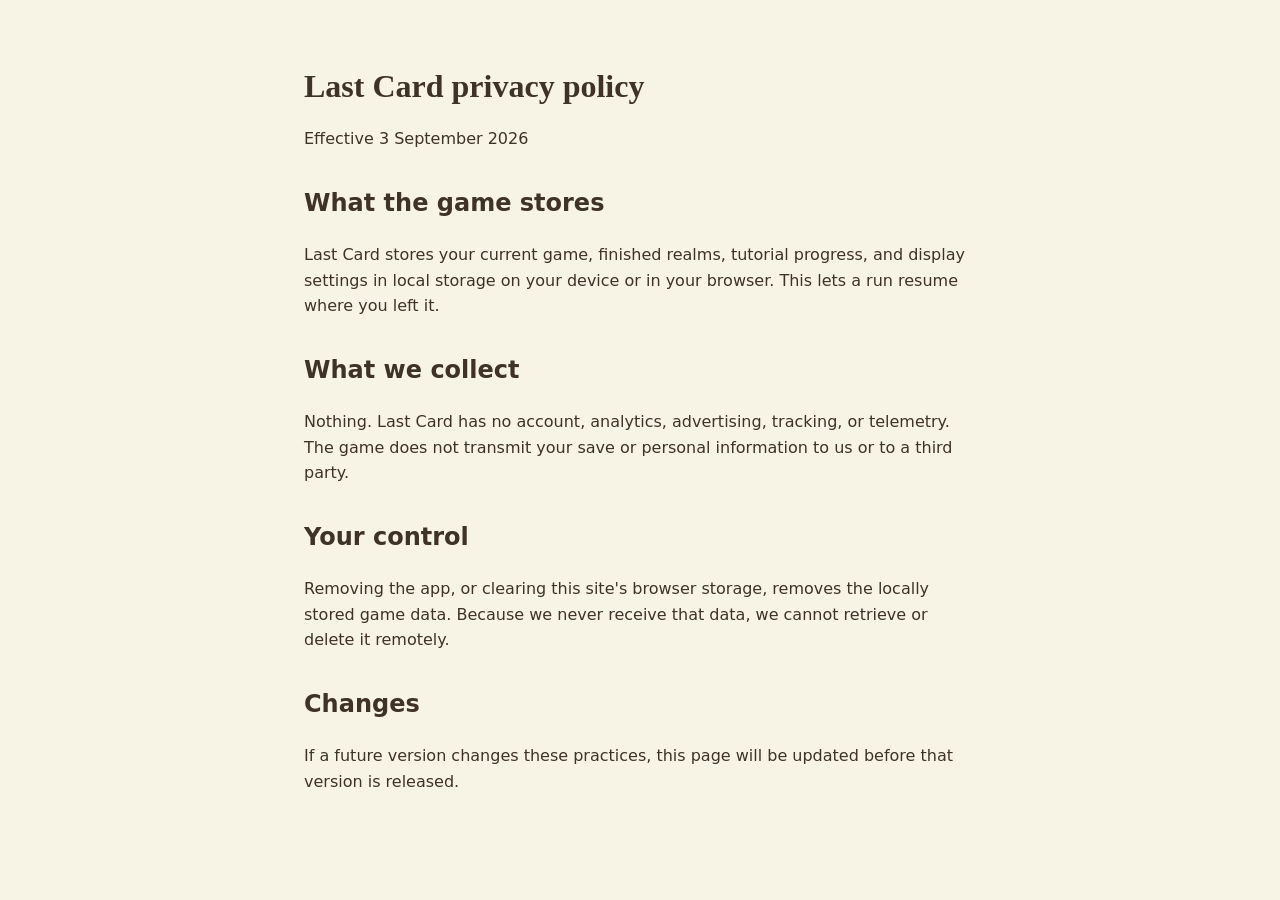
<file: privacy.html>
<!doctype html>
<html lang="en">
  <head>
    <meta charset="UTF-8" />
    <meta name="viewport" content="width=device-width, initial-scale=1.0" />
    <title>Last Card — Privacy Policy</title>
    <style>
      :root { color-scheme: light; font-family: system-ui, sans-serif; color: #3f3227; background: #f7f4e5; }
      body { margin: 0; }
      main { max-width: 42rem; margin: 0 auto; padding: 3rem 1.25rem; line-height: 1.6; }
      h1 { font-family: Georgia, serif; line-height: 1.1; }
      h2 { margin-top: 2rem; }
    </style>
  </head>
  <body>
    <main>
      <h1>Last Card privacy policy</h1>
      <p>Effective 3 September 2026</p>
      <h2>What the game stores</h2>
      <p>Last Card stores your current game, finished realms, tutorial progress, and display settings in local storage on your device or in your browser. This lets a run resume where you left it.</p>
      <h2>What we collect</h2>
      <p>Nothing. Last Card has no account, analytics, advertising, tracking, or telemetry. The game does not transmit your save or personal information to us or to a third party.</p>
      <h2>Your control</h2>
      <p>Removing the app, or clearing this site's browser storage, removes the locally stored game data. Because we never receive that data, we cannot retrieve or delete it remotely.</p>
      <h2>Changes</h2>
      <p>If a future version changes these practices, this page will be updated before that version is released.</p>
    </main>
  </body>
</html>
</file>
<file: assets/index-DbEvcpCW.css>
@font-face{font-family:Gantari;font-style:italic;font-weight:400 700;font-display:swap;src:url(./gantari-latin-ext-italic-DcI_7MTW.woff2)format("woff2");unicode-range:U+100-2BA,U+2BD-2C5,U+2C7-2CC,U+2CE-2D7,U+2DD-2FF,U+304,U+308,U+329,U+1D00-1DBF,U+1E00-1E9F,U+1EF2-1EFF,U+2020,U+20A0-20AB,U+20AD-20C0,U+2113,U+2C60-2C7F,U+A720-A7FF}@font-face{font-family:Gantari;font-style:italic;font-weight:400 700;font-display:swap;src:url(./gantari-latin-italic-6lEfw1cM.woff2)format("woff2");unicode-range:U+??,U+131,U+152-153,U+2BB-2BC,U+2C6,U+2DA,U+2DC,U+304,U+308,U+329,U+2000-206F,U+20AC,U+2122,U+2191,U+2193,U+2212,U+2215,U+FEFF,U+FFFD}@font-face{font-family:Gantari;font-style:normal;font-weight:300 900;font-display:swap;src:url(./gantari-latin-ext-BJnKXFm0.woff2)format("woff2");unicode-range:U+100-2BA,U+2BD-2C5,U+2C7-2CC,U+2CE-2D7,U+2DD-2FF,U+304,U+308,U+329,U+1D00-1DBF,U+1E00-1E9F,U+1EF2-1EFF,U+2020,U+20A0-20AB,U+20AD-20C0,U+2113,U+2C60-2C7F,U+A720-A7FF}@font-face{font-family:Gantari;font-style:normal;font-weight:300 900;font-display:swap;src:url(./gantari-latin-C8TmYsYu.woff2)format("woff2");unicode-range:U+??,U+131,U+152-153,U+2BB-2BC,U+2C6,U+2DA,U+2DC,U+304,U+308,U+329,U+2000-206F,U+20AC,U+2122,U+2191,U+2193,U+2212,U+2215,U+FEFF,U+FFFD}@font-face{font-family:Lora;font-style:italic;font-weight:400 700;font-display:swap;src:url(./lora-cyrillic-ext-italic-Cgu7qCFu.woff2)format("woff2");unicode-range:U+460-52F,U+1C80-1C8A,U+20B4,U+2DE0-2DFF,U+A640-A69F,U+FE2E-FE2F}@font-face{font-family:Lora;font-style:italic;font-weight:400 700;font-display:swap;src:url(./lora-cyrillic-italic-BWw7-oF9.woff2)format("woff2");unicode-range:U+301,U+400-45F,U+490-491,U+4B0-4B1,U+2116}@font-face{font-family:Lora;font-style:italic;font-weight:400 700;font-display:swap;src:url(./lora-latin-ext-italic-BC6VAxdc.woff2)format("woff2");unicode-range:U+100-2BA,U+2BD-2C5,U+2C7-2CC,U+2CE-2D7,U+2DD-2FF,U+304,U+308,U+329,U+1D00-1DBF,U+1E00-1E9F,U+1EF2-1EFF,U+2020,U+20A0-20AB,U+20AD-20C0,U+2113,U+2C60-2C7F,U+A720-A7FF}@font-face{font-family:Lora;font-style:italic;font-weight:400 700;font-display:swap;src:url(./lora-latin-italic-DBI-iqMr.woff2)format("woff2");unicode-range:U+??,U+131,U+152-153,U+2BB-2BC,U+2C6,U+2DA,U+2DC,U+304,U+308,U+329,U+2000-206F,U+20AC,U+2122,U+2191,U+2193,U+2212,U+2215,U+FEFF,U+FFFD}@font-face{font-family:Lora;font-style:normal;font-weight:400 700;font-display:swap;src:url(./lora-cyrillic-ext-YcVxMP-u.woff2)format("woff2");unicode-range:U+460-52F,U+1C80-1C8A,U+20B4,U+2DE0-2DFF,U+A640-A69F,U+FE2E-FE2F}@font-face{font-family:Lora;font-style:normal;font-weight:400 700;font-display:swap;src:url(./lora-cyrillic-UWPuZLjM.woff2)format("woff2");unicode-range:U+301,U+400-45F,U+490-491,U+4B0-4B1,U+2116}@font-face{font-family:Lora;font-style:normal;font-weight:400 700;font-display:swap;src:url(./lora-latin-ext-C2Wlntb9.woff2)format("woff2");unicode-range:U+100-2BA,U+2BD-2C5,U+2C7-2CC,U+2CE-2D7,U+2DD-2FF,U+304,U+308,U+329,U+1D00-1DBF,U+1E00-1E9F,U+1EF2-1EFF,U+2020,U+20A0-20AB,U+20AD-20C0,U+2113,U+2C60-2C7F,U+A720-A7FF}@font-face{font-family:Lora;font-style:normal;font-weight:400 700;font-display:swap;src:url(./lora-latin-BiLcIKcI.woff2)format("woff2");unicode-range:U+??,U+131,U+152-153,U+2BB-2BC,U+2C6,U+2DA,U+2DC,U+304,U+308,U+329,U+2000-206F,U+20AC,U+2122,U+2191,U+2193,U+2212,U+2215,U+FEFF,U+FFFD}
</file>
